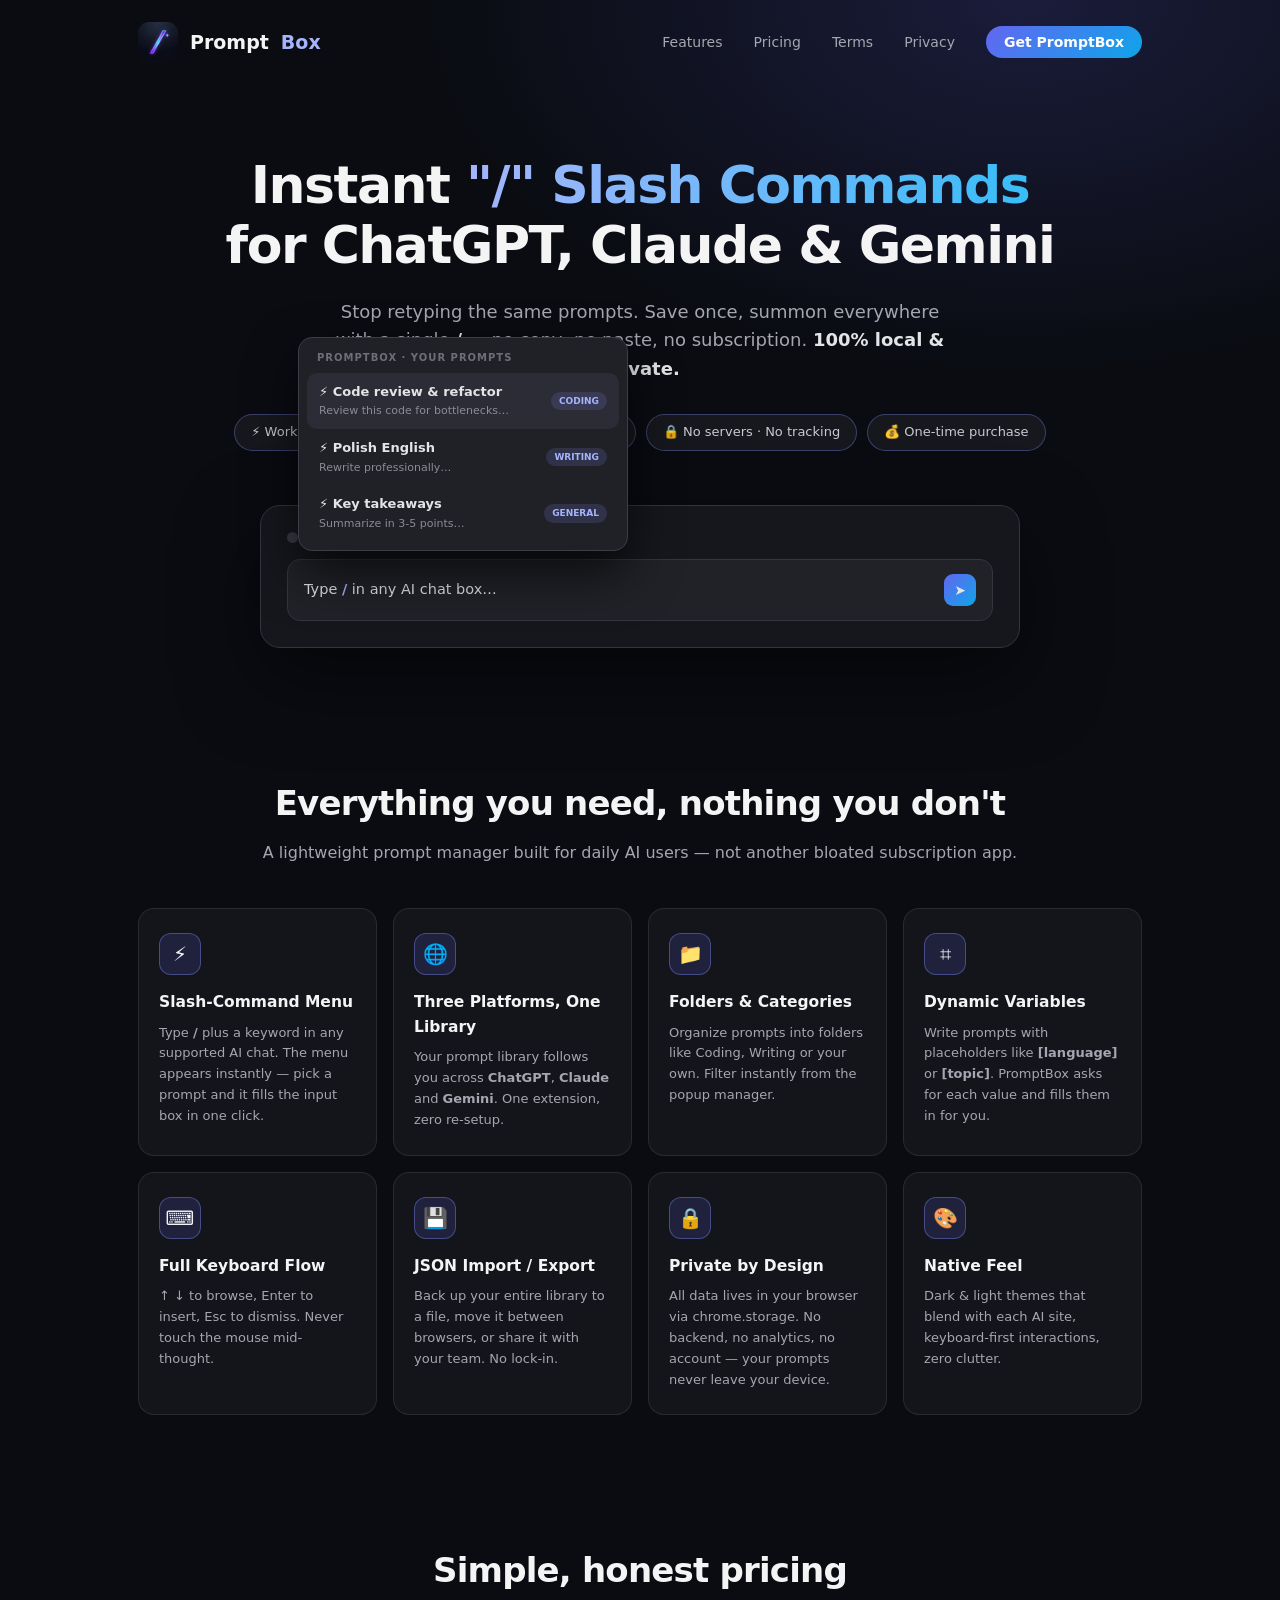
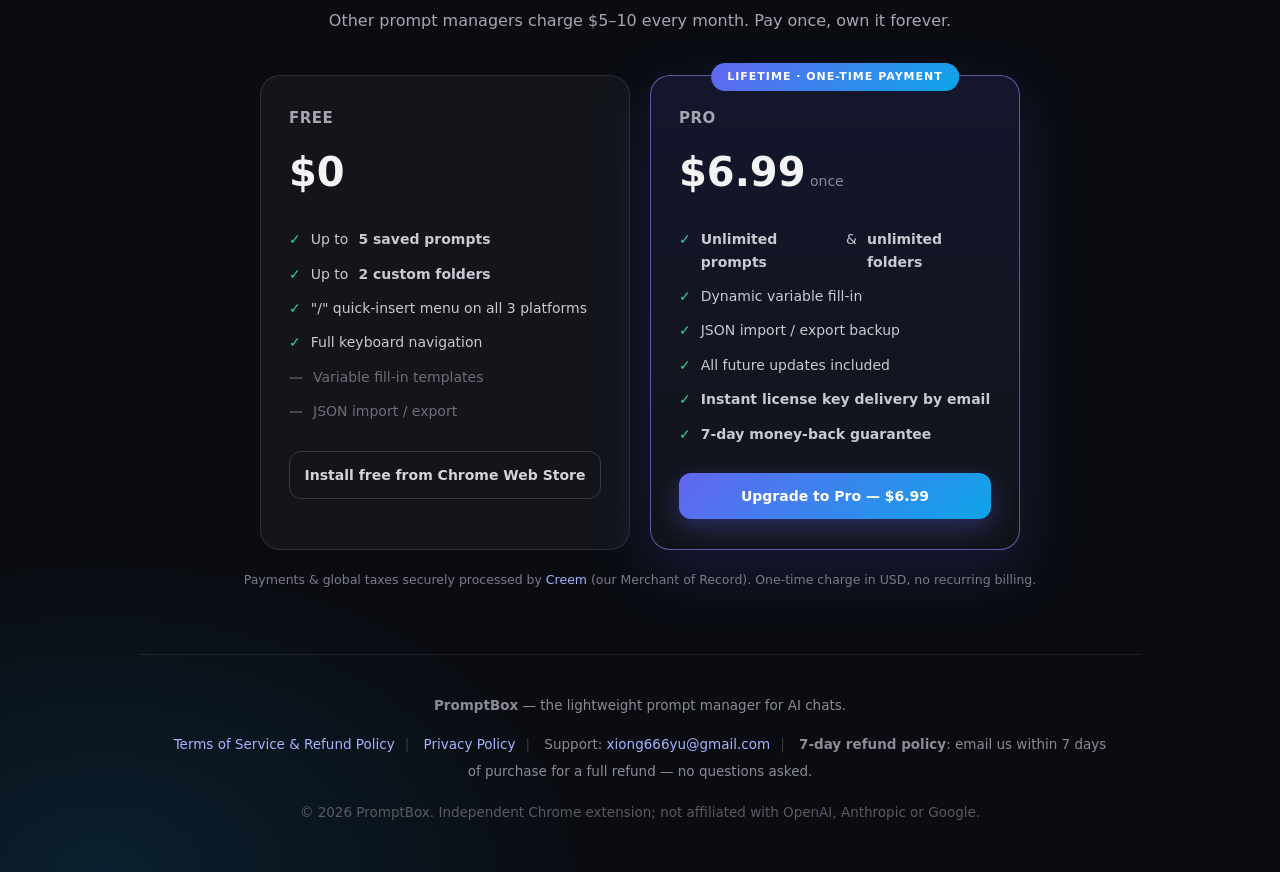
<file: docs/index.html>
<!DOCTYPE html>
<html lang="en">
<head>
<meta charset="UTF-8">
<meta name="viewport" content="width=device-width, initial-scale=1.0">
<title>PromptBox — Instant "/" Slash Commands for ChatGPT, Claude & Gemini</title>
<meta name="description" content="Save, organize and insert AI prompts with a single / on ChatGPT, Claude and Gemini. Folders, variable fill-in, JSON backup. One-time purchase, 100% local & private.">
<link rel="icon" type="image/png" href="./icons/icon48.png">
<style>
  * { margin: 0; padding: 0; box-sizing: border-box; }
  :root { color-scheme: dark; }
  body {
    font-family: -apple-system, 'Segoe UI', system-ui, sans-serif;
    background:
      radial-gradient(ellipse 1000px 620px at 80% 0%, rgba(99,102,241,0.18) 0%, transparent 60%),
      radial-gradient(ellipse 800px 520px at 8% 100%, rgba(14,165,233,0.13) 0%, transparent 60%),
      #0a0c12;
    color: #f4f4f5;
    line-height: 1.6;
  }
  .wrap { max-width: 1060px; margin: 0 auto; padding: 0 28px; }

  /* nav */
  nav { display: flex; align-items: center; justify-content: space-between; padding: 22px 0; }
  .brand { display: flex; align-items: center; gap: 12px; font-weight: 800; font-size: 19px; }
  .brand img { width: 40px; height: 40px; border-radius: 11px; }
  .brand em { font-style: normal; color: #a5b4fc; }
  nav .links a { color: #a6a6b0; text-decoration: none; font-size: 14px; margin-left: 26px; }
  nav .links a:hover { color: #fff; }
  nav .links a.cta {
    color: #fff; font-weight: 700;
    background: linear-gradient(135deg, #6366f1, #0ea5e9);
    padding: 8px 18px; border-radius: 99px;
  }

  /* hero */
  .hero { text-align: center; padding: 72px 0 64px; }
  .hero h1 { font-size: 52px; line-height: 1.15; letter-spacing: -1.5px; font-weight: 800; }
  .hero h1 .hl {
    background: linear-gradient(90deg, #a5b4fc, #38bdf8);
    -webkit-background-clip: text; background-clip: text; color: transparent;
  }
  .hero .sub { margin: 22px auto 0; max-width: 640px; font-size: 18px; color: #a6a6b0; }
  .hero .sub b { color: #e4e4e7; }
  .badge-row { margin-top: 30px; display: flex; justify-content: center; gap: 10px; flex-wrap: wrap; }
  .pill {
    font-size: 13px; color: #c9c9d1;
    background: rgba(255,255,255,0.05); border: 1px solid rgba(129,140,248,0.35);
    padding: 7px 16px; border-radius: 99px;
  }

  /* demo strip */
  .demo {
    margin: 54px auto 0; max-width: 760px;
    background: #16171d; border: 1px solid #33343c; border-radius: 20px;
    box-shadow: 0 30px 80px rgba(0,0,0,0.5);
    padding: 26px; text-align: left;
  }
  .demo-bar { display: flex; gap: 7px; margin-bottom: 16px; }
  .demo-bar i { width: 11px; height: 11px; border-radius: 50%; background: #3a3b43; }
  .composer {
    background: #212228; border: 1px solid #34353d; border-radius: 13px;
    padding: 14px 16px; font-size: 14.5px; color: #e4e4e7;
    display: flex; align-items: center; justify-content: space-between;
    position: relative;
  }
  .composer .txt b { color: #a5b4fc; }
  .send {
    width: 32px; height: 32px; border-radius: 9px; flex-shrink: 0;
    background: linear-gradient(135deg, #6366f1, #0ea5e9);
    display: flex; align-items: center; justify-content: center; font-size: 14px;
  }
  .menu-float {
    position: absolute; bottom: calc(100% + 9px); left: 10px; width: 330px;
    background: #202127; border: 1px solid #3c3d46; border-radius: 14px;
    box-shadow: 0 22px 50px rgba(0,0,0,0.65); padding: 8px;
  }
  .mh { font-size: 10px; font-weight: 700; letter-spacing: 1px; color: #6e6e78; padding: 4px 10px 7px; }
  .mi { display: flex; align-items: center; gap: 10px; padding: 9px 12px; border-radius: 10px; }
  .mi.on { background: #2b2c35; }
  .mi .t { font-size: 13px; font-weight: 600; }
  .mi .d { font-size: 11px; color: #8b8b95; }
  .mi .tag { margin-left: auto; font-size: 9px; font-weight: 800; color: #a5b4fc; background: rgba(129,140,248,0.16); padding: 2px 8px; border-radius: 99px; }

  /* features */
  section { padding: 64px 0; }
  h2.center { text-align: center; font-size: 34px; letter-spacing: -0.8px; margin-bottom: 10px; }
  p.center-sub { text-align: center; color: #a6a6b0; margin-bottom: 42px; }
  .grid { display: grid; grid-template-columns: repeat(4, 1fr); gap: 16px; }
  .card {
    background: rgba(255,255,255,0.04); border: 1px solid rgba(255,255,255,0.09);
    border-radius: 16px; padding: 24px 20px;
    transition: transform 0.2s ease, border-color 0.2s ease;
  }
  .card:hover { transform: translateY(-4px); border-color: rgba(129,140,248,0.5); }
  .card .ico {
    width: 42px; height: 42px; border-radius: 12px; margin-bottom: 15px;
    background: rgba(99,102,241,0.16); border: 1px solid rgba(129,140,248,0.4);
    display: flex; align-items: center; justify-content: center; font-size: 20px;
  }
  .card h3 { font-size: 15.5px; margin-bottom: 8px; }
  .card p { font-size: 13px; color: #a6a6b0; line-height: 1.6; }

  /* pricing */
  .pricing { display: grid; grid-template-columns: 1fr 1fr; gap: 20px; max-width: 760px; margin: 0 auto; }
  .plan {
    background: rgba(255,255,255,0.04); border: 1px solid rgba(255,255,255,0.1);
    border-radius: 20px; padding: 30px 28px;
  }
  .plan.pro {
    border: 1px solid rgba(129,140,248,0.6);
    background: linear-gradient(180deg, rgba(99,102,241,0.12), rgba(255,255,255,0.03));
    box-shadow: 0 20px 60px rgba(99,102,241,0.18);
    position: relative;
  }
  .plan .flag {
    position: absolute; top: -13px; left: 50%; transform: translateX(-50%);
    background: linear-gradient(135deg, #6366f1, #0ea5e9);
    color: #fff; font-size: 11px; font-weight: 800; letter-spacing: 1px;
    padding: 5px 16px; border-radius: 99px; white-space: nowrap;
  }
  .plan h3 { font-size: 15px; color: #a6a6b0; font-weight: 700; letter-spacing: 0.5px; }
  .plan .price { font-size: 40px; font-weight: 800; margin: 10px 0 2px; }
  .plan .price small { font-size: 14px; font-weight: 500; color: #8b8b95; }
  .plan ul { list-style: none; margin-top: 18px; }
  .plan li { font-size: 14px; color: #c9c9d1; padding: 6px 0; display: flex; gap: 10px; }
  .plan li::before { content: "✓"; color: #34d399; font-weight: 800; }
  .plan li.no { color: #6e6e78; }
  .plan li.no::before { content: "—"; color: #4a4a52; }
  .plan .buy {
    display: block; text-align: center; margin-top: 22px;
    padding: 12px; border-radius: 12px; text-decoration: none;
    font-weight: 700; font-size: 14px;
  }
  .plan.free .buy { border: 1px solid #3a3a41; color: #d4d4d8; }
  .plan.pro .buy {
    background: linear-gradient(135deg, #6366f1, #0ea5e9); color: #fff;
    box-shadow: 0 8px 26px rgba(99,102,241,0.35);
  }

  /* footer */
  footer {
    border-top: 1px solid rgba(255,255,255,0.08);
    padding: 40px 0 46px; text-align: center; color: #8b8b95; font-size: 13.5px;
  }
  footer a { color: #a5b4fc; text-decoration: none; }
  footer a:hover { text-decoration: underline; }
  footer .legal { margin-top: 14px; line-height: 2; }
  footer .legal .sep { margin: 0 10px; color: #3a3a41; }

  @media (max-width: 860px) {
    .grid { grid-template-columns: 1fr 1fr; }
    .pricing { grid-template-columns: 1fr; }
    .hero h1 { font-size: 36px; }
  }
</style>
</head>
<body>
  <div class="wrap">
    <nav>
      <div class="brand"><img src="./icons/icon48.png" alt="PromptBox logo">Prompt<em>Box</em></div>
      <div class="links">
        <a href="#features">Features</a>
        <a href="#pricing">Pricing</a>
        <a href="./terms.html">Terms</a>
        <a href="./privacy.html">Privacy</a>
        <a class="cta" href="#pricing">Get PromptBox</a>
      </div>
    </nav>

    <header class="hero">
      <h1>Instant <span class="hl">"/" Slash Commands</span><br>for ChatGPT, Claude &amp; Gemini</h1>
      <p class="sub">Stop retyping the same prompts. Save once, summon everywhere with a single <b>/</b> — no copy, no paste, no subscription. <b>100% local &amp; private.</b></p>
      <div class="badge-row">
        <span class="pill">⚡ Works on chatgpt.com · claude.ai · gemini.google.com</span>
        <span class="pill">🔒 No servers · No tracking</span>
        <span class="pill">💰 One-time purchase</span>
      </div>
      <div class="demo">
        <div class="demo-bar"><i></i><i></i><i></i></div>
        <div class="composer">
          <div class="menu-float">
            <div class="mh">PROMPTBOX · YOUR PROMPTS</div>
            <div class="mi on"><div><div class="t">⚡ Code review &amp; refactor</div><div class="d">Review this code for bottlenecks…</div></div><div class="tag">CODING</div></div>
            <div class="mi"><div><div class="t">⚡ Polish English</div><div class="d">Rewrite professionally…</div></div><div class="tag">WRITING</div></div>
            <div class="mi"><div><div class="t">⚡ Key takeaways</div><div class="d">Summarize in 3-5 points…</div></div><div class="tag">GENERAL</div></div>
          </div>
          <div class="txt">Type <b>/</b> in any AI chat box…</div>
          <div class="send">➤</div>
        </div>
      </div>
    </header>

    <section id="features">
      <h2 class="center">Everything you need, nothing you don't</h2>
      <p class="center-sub">A lightweight prompt manager built for daily AI users — not another bloated subscription app.</p>
      <div class="grid">
        <div class="card">
          <div class="ico">⚡</div>
          <h3>Slash-Command Menu</h3>
          <p>Type <b>/</b> plus a keyword in any supported AI chat. The menu appears instantly — pick a prompt and it fills the input box in one click.</p>
        </div>
        <div class="card">
          <div class="ico">🌐</div>
          <h3>Three Platforms, One Library</h3>
          <p>Your prompt library follows you across <b>ChatGPT</b>, <b>Claude</b> and <b>Gemini</b>. One extension, zero re-setup.</p>
        </div>
        <div class="card">
          <div class="ico">📁</div>
          <h3>Folders &amp; Categories</h3>
          <p>Organize prompts into folders like Coding, Writing or your own. Filter instantly from the popup manager.</p>
        </div>
        <div class="card">
          <div class="ico">⌗</div>
          <h3>Dynamic Variables</h3>
          <p>Write prompts with placeholders like <b>[language]</b> or <b>[topic]</b>. PromptBox asks for each value and fills them in for you.</p>
        </div>
        <div class="card">
          <div class="ico">⌨️</div>
          <h3>Full Keyboard Flow</h3>
          <p>↑ ↓ to browse, Enter to insert, Esc to dismiss. Never touch the mouse mid-thought.</p>
        </div>
        <div class="card">
          <div class="ico">💾</div>
          <h3>JSON Import / Export</h3>
          <p>Back up your entire library to a file, move it between browsers, or share it with your team. No lock-in.</p>
        </div>
        <div class="card">
          <div class="ico">🔒</div>
          <h3>Private by Design</h3>
          <p>All data lives in your browser via chrome.storage. No backend, no analytics, no account — your prompts never leave your device.</p>
        </div>
        <div class="card">
          <div class="ico">🎨</div>
          <h3>Native Feel</h3>
          <p>Dark &amp; light themes that blend with each AI site, keyboard-first interactions, zero clutter.</p>
        </div>
      </div>
    </section>

    <section id="pricing">
      <h2 class="center">Simple, honest pricing</h2>
      <p class="center-sub">Other prompt managers charge $5–10 every month. Pay once, own it forever.</p>
      <div class="pricing">
        <div class="plan free">
          <h3>FREE</h3>
          <div class="price">$0</div>
          <ul>
            <li>Up to <b>5 saved prompts</b></li>
            <li>Up to <b>2 custom folders</b></li>
            <li>"/" quick-insert menu on all 3 platforms</li>
            <li>Full keyboard navigation</li>
            <li class="no">Variable fill-in templates</li>
            <li class="no">JSON import / export</li>
          </ul>
          <a class="buy" href="https://chromewebstore.google.com/detail/oknjopoijfmeckfmmkooggkionfedggf" target="_blank" rel="noopener">Install free from Chrome Web Store</a>
        </div>
        <div class="plan pro">
          <div class="flag">LIFETIME · ONE-TIME PAYMENT</div>
          <h3>PRO</h3>
          <div class="price">$6.99<small> once</small></div>
          <ul>
            <li><b>Unlimited prompts</b> &amp; <b>unlimited folders</b></li>
            <li>Dynamic variable fill-in</li>
            <li>JSON import / export backup</li>
            <li>All future updates included</li>
            <li><b>Instant license key delivery by email</b></li>
            <li><b>7-day money-back guarantee</b></li>
          </ul>
          <a class="buy" href="https://promptbox-license.xiong666yu.workers.dev/checkout" target="_blank" rel="noopener">Upgrade to Pro — $6.99</a>
        </div>
      </div>
      <p style="text-align:center;color:#7c7c87;font-size:12.5px;margin-top:20px;">Payments &amp; global taxes securely processed by <a href="https://www.creem.io" target="_blank" rel="noopener" style="color:#a5b4fc;text-decoration:none;">Creem</a> (our Merchant of Record). One-time charge in USD, no recurring billing.</p>
    </section>

    <footer>
      <div class="wrap">
        <p><b>PromptBox</b> — the lightweight prompt manager for AI chats.</p>
        <p class="legal">
          <a href="./terms.html">Terms of Service &amp; Refund Policy</a><span class="sep">|</span>
          <a href="./privacy.html">Privacy Policy</a><span class="sep">|</span>
          Support: <a href="mailto:xiong666yu@gmail.com">xiong666yu@gmail.com</a><span class="sep">|</span>
          <b>7-day refund policy</b>: email us within 7 days of purchase for a full refund — no questions asked.
        </p>
        <p class="legal" style="color:#5a5a63">© 2026 PromptBox. Independent Chrome extension; not affiliated with OpenAI, Anthropic or Google.</p>
      </div>
    </footer>
  </div>
</body>
</html>
</file>
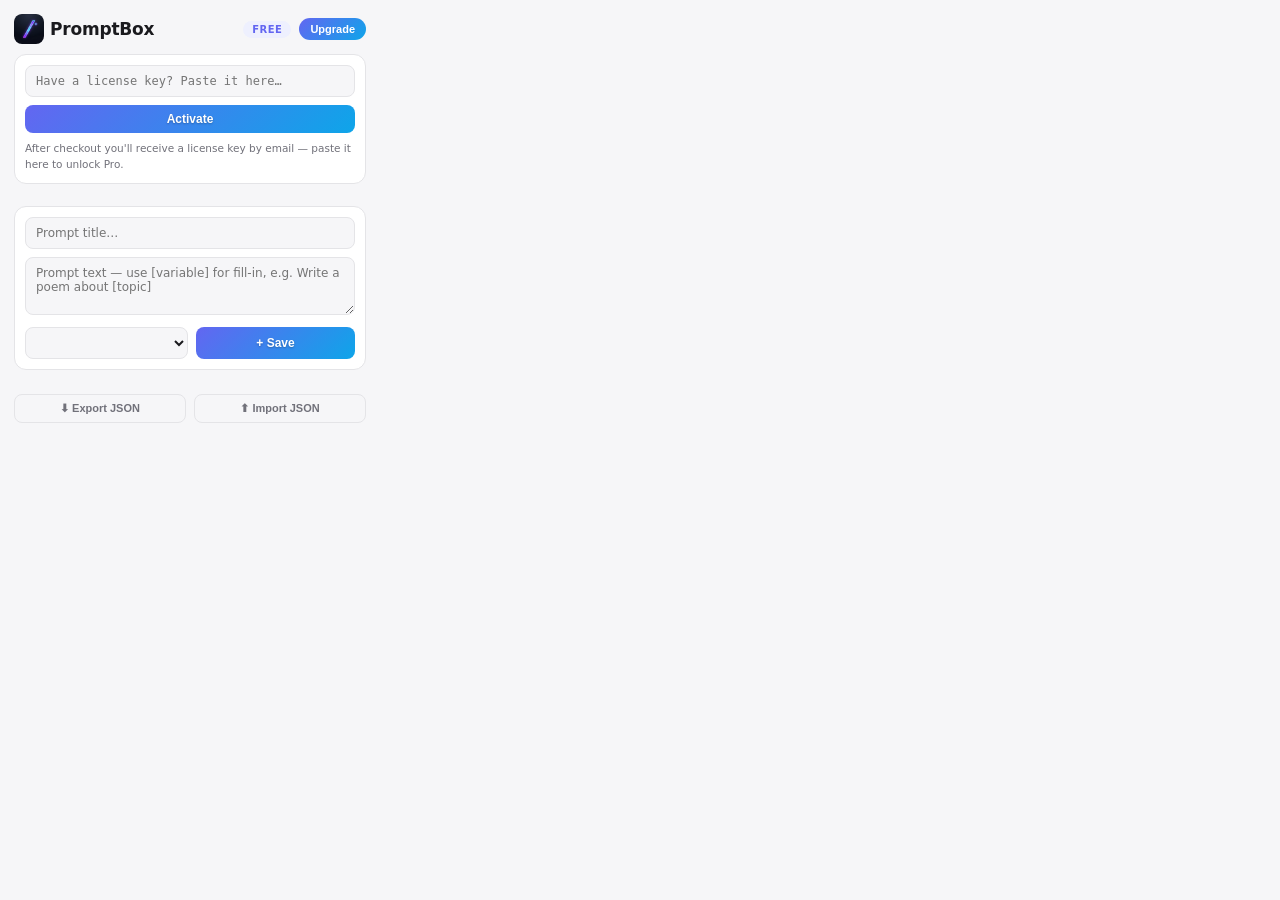
<file: popup.html>
<!DOCTYPE html>
<html>
<head><meta charset="UTF-8"><link rel="stylesheet" href="popup.css"></head>
<body>
  <header class="hd">
    <div class="brand"><img class="logo" src="icons/icon48.png" alt="PromptBox"><h1>PromptBox</h1></div>
    <div class="hd-right">
      <span id="plan-badge" class="badge free">FREE</span>
      <button id="upgrade-btn" class="btn-up">Upgrade</button>
    </div>
  </header>

  <div id="quota" class="quota"></div>

  <div class="license-box">
    <input type="text" id="license-input" placeholder="Have a license key? Paste it here…" spellcheck="false" />
    <button id="license-btn" class="btn-primary">Activate</button>
    <div id="license-note" class="license-note">After checkout you'll receive a license key by email — paste it here to unlock Pro.</div>
  </div>

  <div id="folder-bar" class="folder-bar"></div>

  <div class="add-form">
    <input type="text" id="title-input" placeholder="Prompt title…" />
    <textarea id="text-input" placeholder="Prompt text — use [variable] for fill-in, e.g. Write a poem about [topic]"></textarea>
    <div class="form-row">
      <select id="folder-select"></select>
      <button id="add-btn" class="btn-primary">+ Save</button>
    </div>
  </div>

  <div class="list" id="prompt-list"></div>

  <footer class="ft">
    <button id="export-btn" class="btn-ghost">⬇ Export JSON</button>
    <button id="import-btn" class="btn-ghost">⬆ Import JSON</button>
    <input type="file" id="import-file" accept=".json,application/json" hidden />
  </footer>
  <script src="payment.js"></script>
  <script src="popup.js"></script>
</body>
</html>
</file>
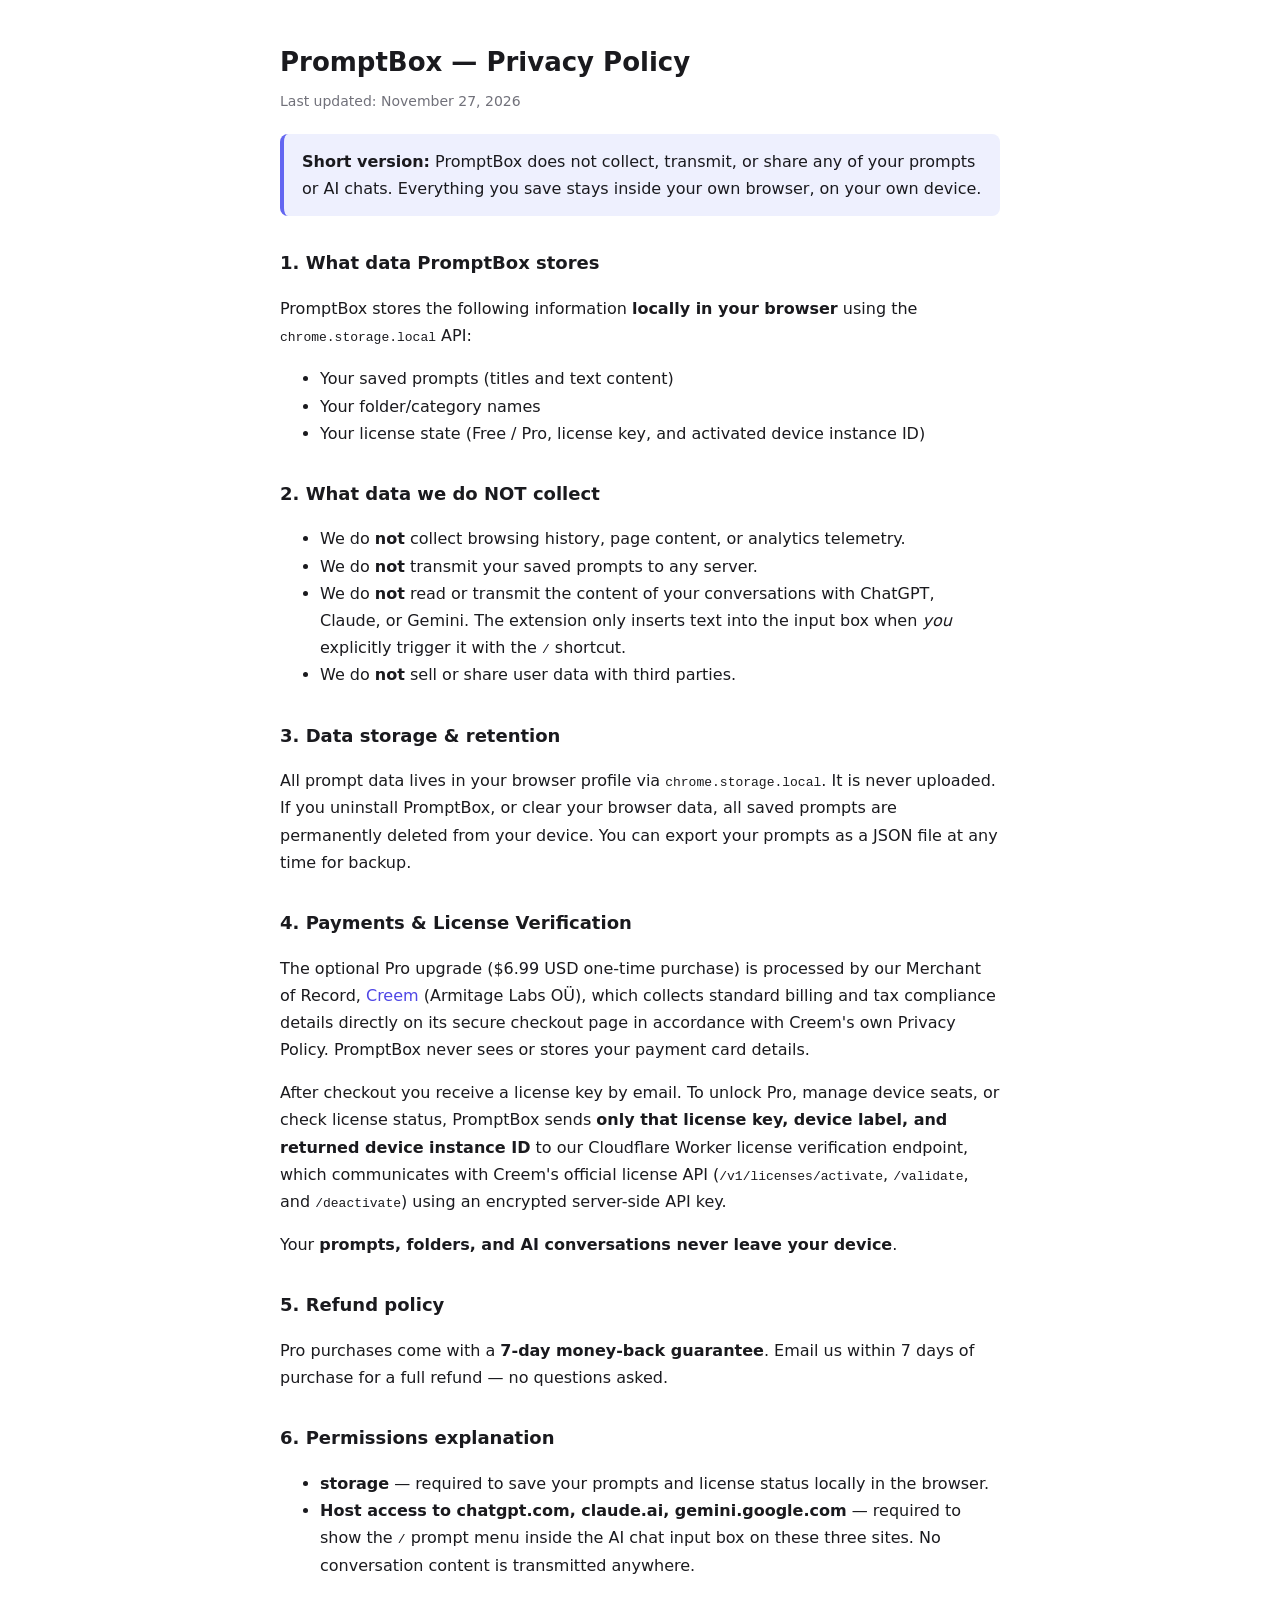
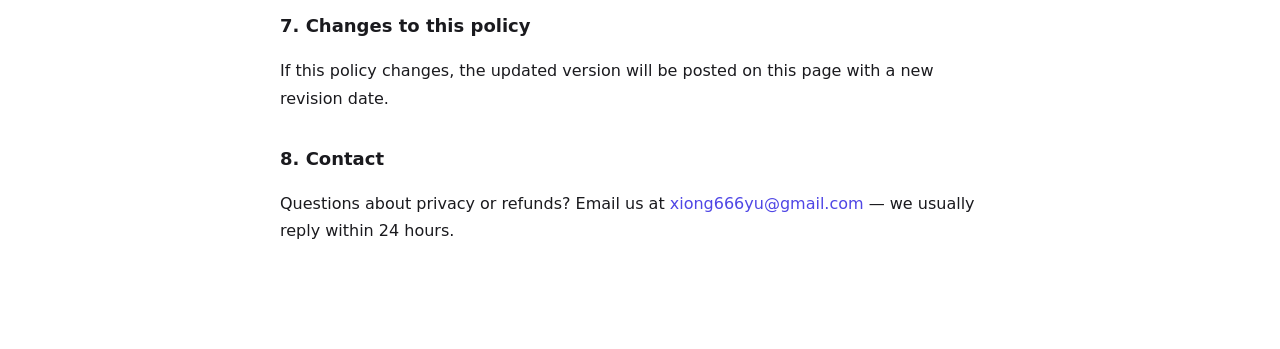
<file: privacy.html>
<!DOCTYPE html>
<html lang="en">
<head>
<meta charset="UTF-8">
<meta name="viewport" content="width=device-width, initial-scale=1.0">
<title>PromptBox — Privacy Policy</title>
<link rel="icon" type="image/png" href="./icons/icon48.png">
<style>
  :root { color-scheme: light dark; }
  body { max-width: 720px; margin: 40px auto; padding: 0 24px 48px;
         font-family: -apple-system, 'Segoe UI', system-ui, sans-serif;
         line-height: 1.7; color: #1a1a1e; background: #ffffff; }
  a { color: #4f46e5; text-decoration: none; }
  a:hover { text-decoration: underline; }
  @media (prefers-color-scheme: dark) {
    body { color: #f4f4f5; background: #17171a; }
    a { color: #818cf8; }
  }
  h1 { font-size: 26px; margin-bottom: 6px; }
  h2 { font-size: 18px; margin-top: 32px; }
  .meta { color: #71717a; font-size: 14px; margin-top: 0; }
  .highlight { background: #eef0fe; border-left: 4px solid #6366f1;
               padding: 14px 18px; border-radius: 8px; margin: 20px 0; }
  @media (prefers-color-scheme: dark) { .highlight { background: #2e2f4a; } }
</style>
</head>
<body>
  <h1>PromptBox — Privacy Policy</h1>
  <p class="meta">Last updated: November 27, 2026</p>

  <div class="highlight">
    <strong>Short version:</strong> PromptBox does not collect, transmit, or share any of your prompts or AI chats.
    Everything you save stays inside your own browser, on your own device.
  </div>

  <h2>1. What data PromptBox stores</h2>
  <p>PromptBox stores the following information <strong>locally in your browser</strong> using the
  <code>chrome.storage.local</code> API:</p>
  <ul>
    <li>Your saved prompts (titles and text content)</li>
    <li>Your folder/category names</li>
    <li>Your license state (Free / Pro, license key, and activated device instance ID)</li>
  </ul>

  <h2>2. What data we do NOT collect</h2>
  <ul>
    <li>We do <strong>not</strong> collect browsing history, page content, or analytics telemetry.</li>
    <li>We do <strong>not</strong> transmit your saved prompts to any server.</li>
    <li>We do <strong>not</strong> read or transmit the content of your conversations with ChatGPT, Claude, or Gemini. The extension only inserts text into the input box when <em>you</em> explicitly trigger it with the <code>/</code> shortcut.</li>
    <li>We do <strong>not</strong> sell or share user data with third parties.</li>
  </ul>

  <h2>3. Data storage &amp; retention</h2>
  <p>All prompt data lives in your browser profile via <code>chrome.storage.local</code>. It is never uploaded.
  If you uninstall PromptBox, or clear your browser data, all saved prompts are permanently deleted from your
  device. You can export your prompts as a JSON file at any time for backup.</p>

  <h2>4. Payments &amp; License Verification</h2>
  <p>The optional Pro upgrade ($6.99 USD one-time purchase) is processed by our Merchant of Record,
  <a href="https://www.creem.io" rel="noopener" target="_blank">Creem</a> (Armitage Labs OÜ), which collects standard billing and tax compliance details directly on its secure checkout page in accordance with Creem's own Privacy Policy. PromptBox never sees or stores your payment card details.</p>
  <p>After checkout you receive a license key by email. To unlock Pro, manage device seats, or check license status, PromptBox sends <strong>only that license key, device label, and returned device instance ID</strong> to our Cloudflare Worker license verification endpoint, which communicates with Creem's official license API (<code>/v1/licenses/activate</code>, <code>/validate</code>, and <code>/deactivate</code>) using an encrypted server-side API key.</p>
  <p>Your <strong>prompts, folders, and AI conversations never leave your device</strong>.</p>

  <h2>5. Refund policy</h2>
  <p>Pro purchases come with a <strong>7-day money-back guarantee</strong>. Email us within 7 days of purchase for a full refund — no questions asked.</p>

  <h2>6. Permissions explanation</h2>
  <ul>
    <li><strong>storage</strong> — required to save your prompts and license status locally in the browser.</li>
    <li><strong>Host access to chatgpt.com, claude.ai, gemini.google.com</strong> — required to show the
    <code>/</code> prompt menu inside the AI chat input box on these three sites. No conversation content is transmitted anywhere.</li>
  </ul>

  <h2>7. Changes to this policy</h2>
  <p>If this policy changes, the updated version will be posted on this page with a new revision date.</p>

  <h2>8. Contact</h2>
  <p>Questions about privacy or refunds? Email us at
  <a href="mailto:xiong666yu@gmail.com">xiong666yu@gmail.com</a> — we usually reply within 24 hours.</p>
</body>
</html>
</file>
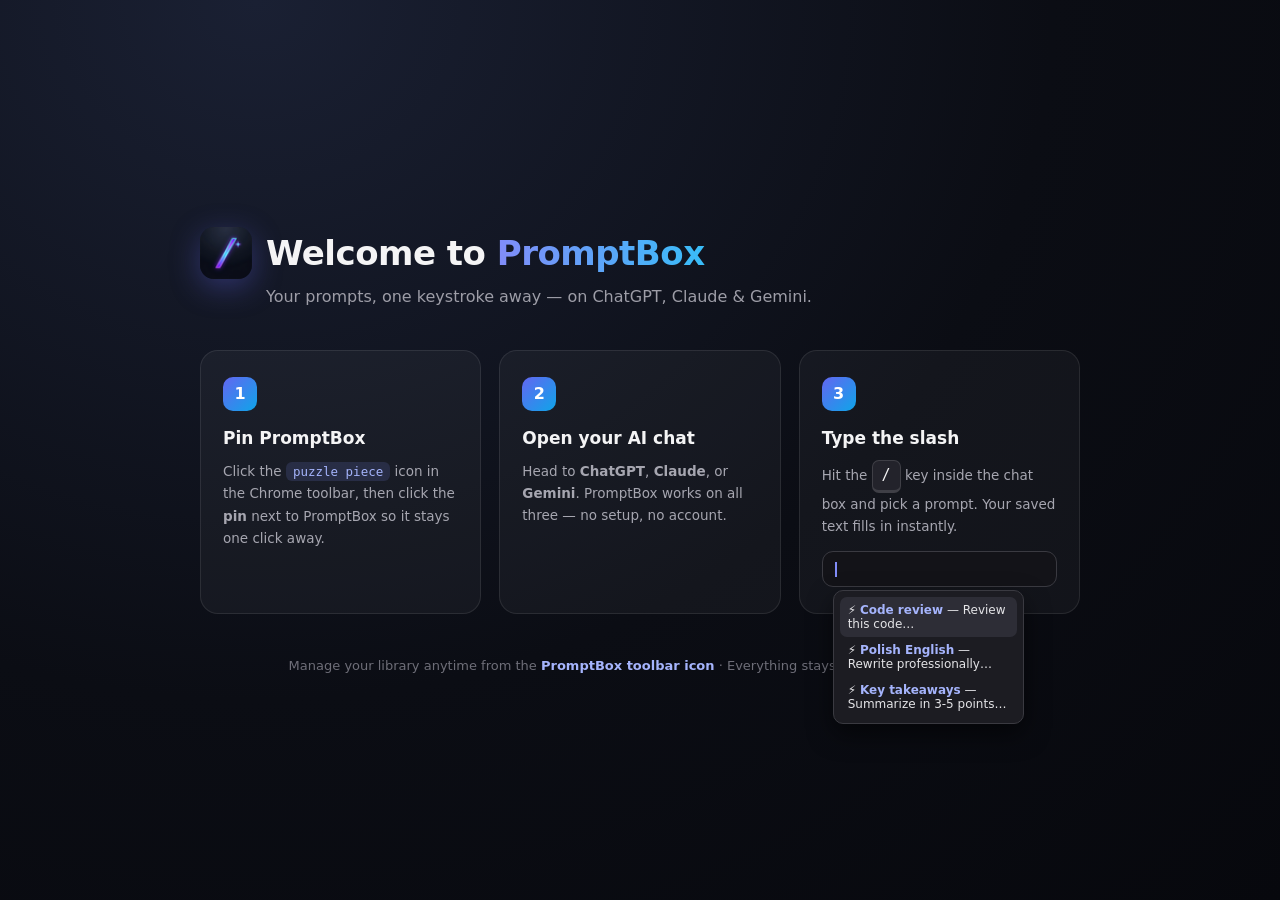
<file: welcome.html>
<!DOCTYPE html>
<html lang="en">
<head>
<meta charset="UTF-8">
<meta name="viewport" content="width=device-width, initial-scale=1.0">
<title>Welcome to PromptBox</title>
<style>
  * { margin: 0; padding: 0; box-sizing: border-box; }
  body {
    min-height: 100vh;
    font-family: -apple-system, 'Segoe UI', system-ui, sans-serif;
    background: radial-gradient(ellipse at 20% 0%, #1a2033 0%, #0b0d14 55%, #07080d 100%);
    color: #f4f4f5;
    display: flex;
    align-items: center;
    justify-content: center;
    padding: 48px 24px;
  }
  .wrap { max-width: 880px; width: 100%; }
  .brand { display: flex; align-items: center; gap: 14px; margin-bottom: 8px; }
  .logo {
    width: 52px; height: 52px; border-radius: 14px;
    background: linear-gradient(135deg, #6366f1, #0ea5e9);
    display: flex; align-items: center; justify-content: center;
    font-size: 26px;
    box-shadow: 0 8px 30px rgba(99, 102, 241, 0.35);
  }
  h1 { font-size: 34px; letter-spacing: -0.5px; }
  h1 span {
    background: linear-gradient(90deg, #818cf8, #38bdf8);
    -webkit-background-clip: text; background-clip: text; color: transparent;
  }
  .sub { color: #9d9da7; font-size: 16px; margin-bottom: 44px; margin-left: 66px; }
  .steps { display: grid; grid-template-columns: repeat(3, 1fr); gap: 18px; }
  .card {
    background: rgba(255, 255, 255, 0.04);
    border: 1px solid rgba(255, 255, 255, 0.09);
    border-radius: 18px;
    padding: 26px 22px;
    transition: transform 0.2s ease, border-color 0.2s ease;
  }
  .card:hover { transform: translateY(-4px); border-color: rgba(129, 140, 248, 0.5); }
  .num {
    display: inline-flex; align-items: center; justify-content: center;
    width: 34px; height: 34px; border-radius: 10px;
    background: linear-gradient(135deg, #6366f1, #0ea5e9);
    font-weight: 800; font-size: 16px; color: #fff;
    margin-bottom: 16px;
  }
  .card h2 { font-size: 17px; margin-bottom: 10px; line-height: 1.35; }
  .card p { font-size: 13.5px; color: #a6a6b0; line-height: 1.65; }
  .card code {
    font-family: 'Cascadia Code', Consolas, monospace;
    background: rgba(129, 140, 248, 0.15);
    color: #a5b4fc;
    padding: 2px 7px; border-radius: 6px; font-size: 12.5px;
  }
  .kbd {
    display: inline-block;
    background: #23232b; border: 1px solid #3f3f46; border-bottom-width: 3px;
    border-radius: 7px; padding: 2px 9px;
    font-family: 'Cascadia Code', Consolas, monospace;
    font-size: 15px; color: #f4f4f5;
  }
  .slash-demo {
    margin-top: 14px;
    background: #131318; border: 1px solid #3a3a41; border-radius: 11px;
    padding: 9px 12px; font-size: 13px; color: #d4d4d8;
    position: relative;
  }
  .slash-demo .cursor {
    display: inline-block; width: 2px; height: 15px;
    background: #818cf8; vertical-align: middle;
    animation: blink 1s step-end infinite;
  }
  @keyframes blink { 50% { opacity: 0; } }
  .menu-float {
    position: absolute; left: 10px; top: calc(100% + 4px);
    width: 82%; background: #1c1c22; border: 1px solid #3a3a41;
    border-radius: 10px; padding: 6px;
    box-shadow: 0 10px 24px rgba(0,0,0,0.5);
    font-size: 12px;
  }
  .menu-float .mi { padding: 6px 8px; border-radius: 7px; color: #e4e4e7; }
  .menu-float .mi b { color: #a5b4fc; font-weight: 600; }
  .menu-float .mi.on { background: #2d2d36; }
  .foot {
    margin-top: 44px; text-align: center;
    color: #6e6e78; font-size: 13px;
  }
  .foot b { color: #a5b4fc; }
  @media (max-width: 760px) {
    .steps { grid-template-columns: 1fr; }
    .sub { margin-left: 0; }
  }
</style>
</head>
<body>
  <div class="wrap">
    <div class="brand">
      <img src="icons/icon48.png" alt="PromptBox" style="width:52px;height:52px;border-radius:14px;box-shadow:0 8px 30px rgba(99,102,241,0.35);">
      <h1>Welcome to <span>PromptBox</span></h1>
    </div>
    <p class="sub">Your prompts, one keystroke away — on ChatGPT, Claude & Gemini.</p>

    <div class="steps">
      <div class="card">
        <div class="num">1</div>
        <h2>Pin PromptBox</h2>
        <p>Click the <code>puzzle piece</code> icon in the Chrome toolbar, then click the <b>pin</b> next to PromptBox so it stays one click away.</p>
      </div>
      <div class="card">
        <div class="num">2</div>
        <h2>Open your AI chat</h2>
        <p>Head to <b>ChatGPT</b>, <b>Claude</b>, or <b>Gemini</b>. PromptBox works on all three — no setup, no account.</p>
      </div>
      <div class="card">
        <div class="num">3</div>
        <h2>Type the slash</h2>
        <p>Hit the <span class="kbd">/</span> key inside the chat box and pick a prompt. Your saved text fills in instantly.</p>
        <div class="slash-demo">
          <span class="cursor"></span>
          <div class="menu-float">
            <div class="mi on">⚡ <b>Code review</b> — Review this code…</div>
            <div class="mi">⚡ <b>Polish English</b> — Rewrite professionally…</div>
            <div class="mi">⚡ <b>Key takeaways</b> — Summarize in 3-5 points…</div>
          </div>
        </div>
      </div>
    </div>

    <p class="foot">Manage your library anytime from the <b>PromptBox toolbar icon</b> · Everything stays private in your browser</p>
  </div>
</body>
</html>
</file>
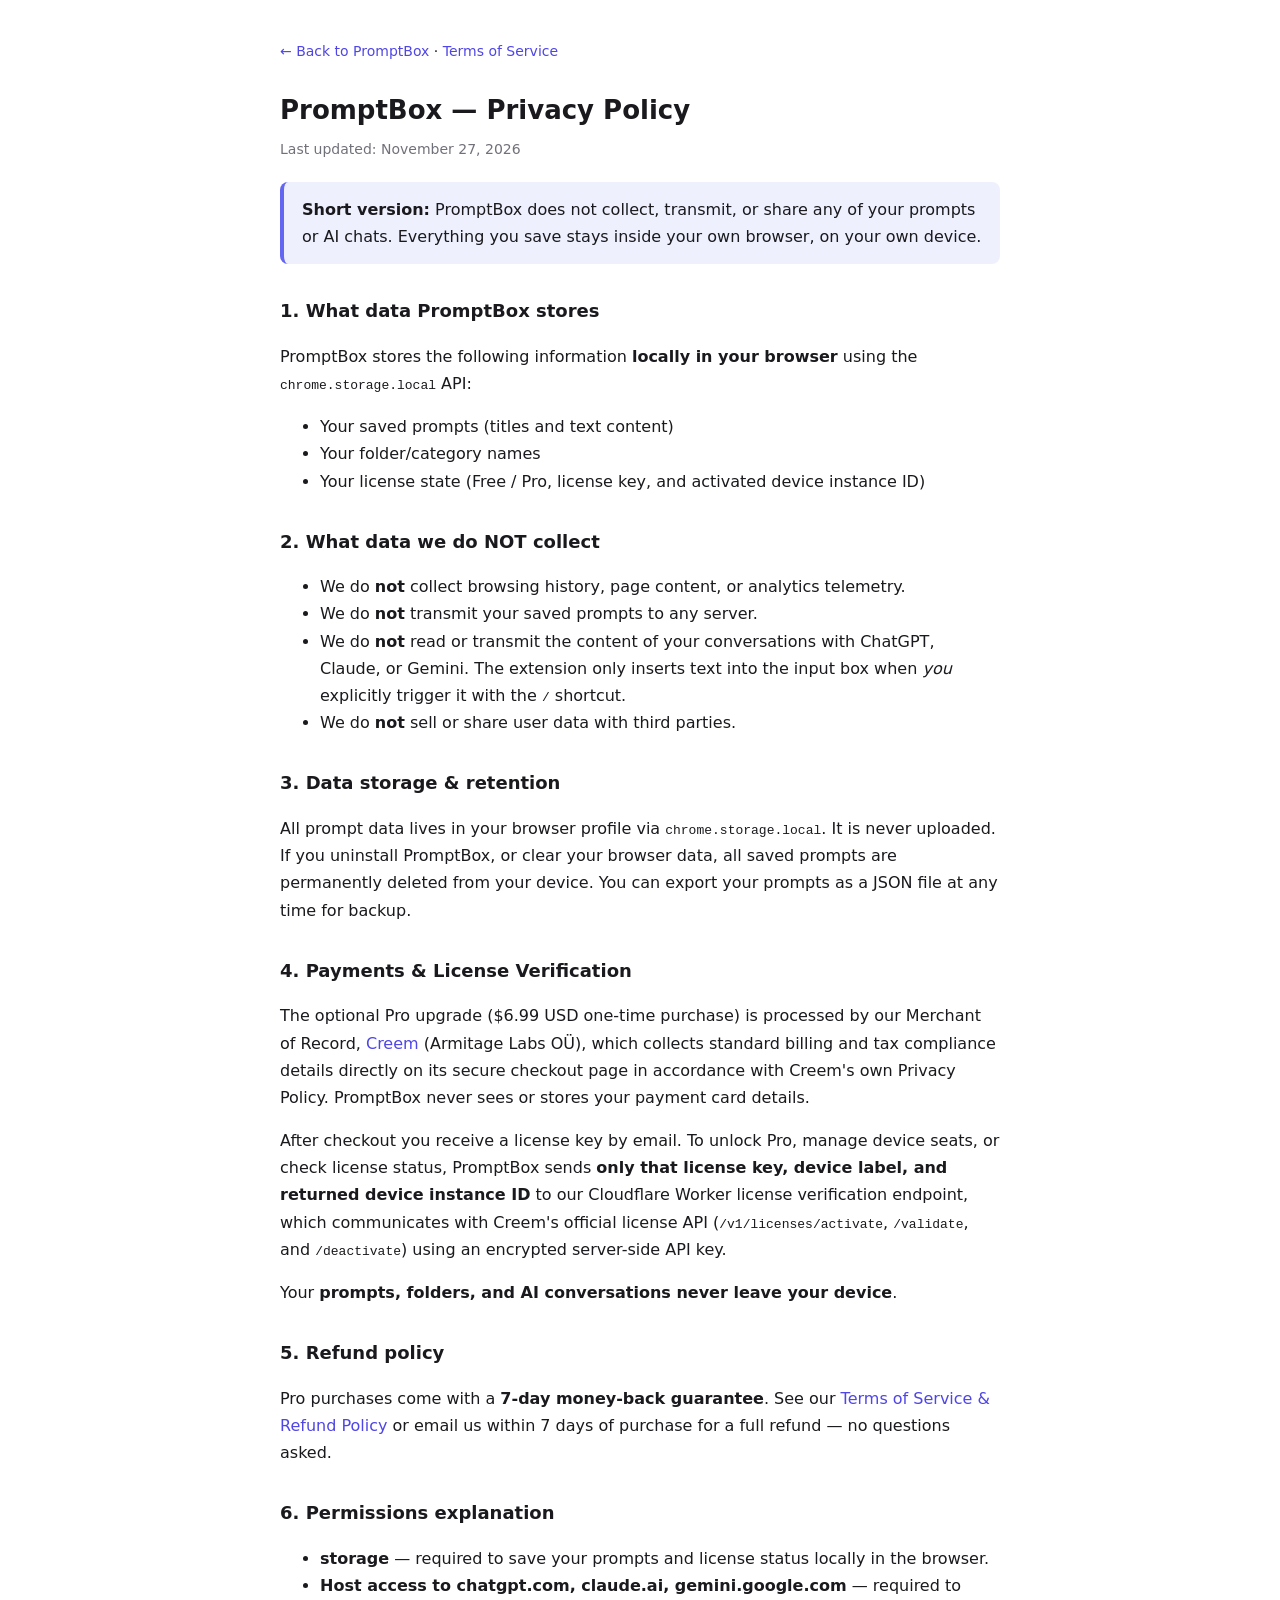
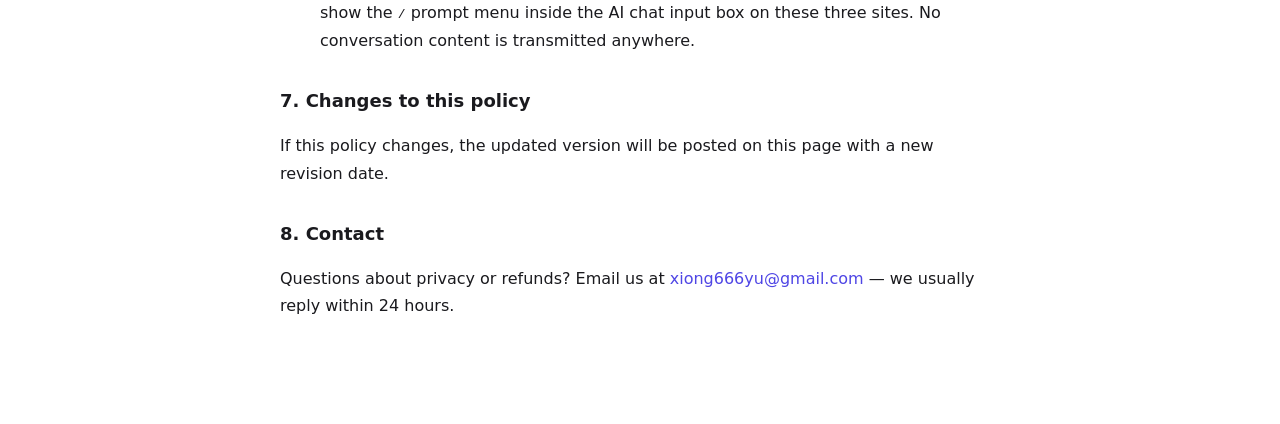
<file: docs/privacy.html>
<!DOCTYPE html>
<html lang="en">
<head>
<meta charset="UTF-8">
<meta name="viewport" content="width=device-width, initial-scale=1.0">
<title>PromptBox — Privacy Policy</title>
<link rel="icon" type="image/png" href="./icons/icon48.png">
<style>
  :root { color-scheme: light dark; }
  body { max-width: 720px; margin: 40px auto; padding: 0 24px 48px;
         font-family: -apple-system, 'Segoe UI', system-ui, sans-serif;
         line-height: 1.7; color: #1a1a1e; background: #ffffff; }
  a { color: #4f46e5; text-decoration: none; }
  a:hover { text-decoration: underline; }
  @media (prefers-color-scheme: dark) {
    body { color: #f4f4f5; background: #17171a; }
    a { color: #818cf8; }
  }
  .topnav { font-size: 14px; margin-bottom: 24px; }
  h1 { font-size: 26px; margin-bottom: 6px; }
  h2 { font-size: 18px; margin-top: 32px; }
  .meta { color: #71717a; font-size: 14px; margin-top: 0; }
  .highlight { background: #eef0fe; border-left: 4px solid #6366f1;
               padding: 14px 18px; border-radius: 8px; margin: 20px 0; }
  @media (prefers-color-scheme: dark) { .highlight { background: #2e2f4a; } }
</style>
</head>
<body>
  <div class="topnav"><a href="./index.html">&larr; Back to PromptBox</a> &middot; <a href="./terms.html">Terms of Service</a></div>
  <h1>PromptBox — Privacy Policy</h1>
  <p class="meta">Last updated: November 27, 2026</p>

  <div class="highlight">
    <strong>Short version:</strong> PromptBox does not collect, transmit, or share any of your prompts or AI chats.
    Everything you save stays inside your own browser, on your own device.
  </div>

  <h2>1. What data PromptBox stores</h2>
  <p>PromptBox stores the following information <strong>locally in your browser</strong> using the
  <code>chrome.storage.local</code> API:</p>
  <ul>
    <li>Your saved prompts (titles and text content)</li>
    <li>Your folder/category names</li>
    <li>Your license state (Free / Pro, license key, and activated device instance ID)</li>
  </ul>

  <h2>2. What data we do NOT collect</h2>
  <ul>
    <li>We do <strong>not</strong> collect browsing history, page content, or analytics telemetry.</li>
    <li>We do <strong>not</strong> transmit your saved prompts to any server.</li>
    <li>We do <strong>not</strong> read or transmit the content of your conversations with ChatGPT, Claude, or Gemini. The extension only inserts text into the input box when <em>you</em> explicitly trigger it with the <code>/</code> shortcut.</li>
    <li>We do <strong>not</strong> sell or share user data with third parties.</li>
  </ul>

  <h2>3. Data storage &amp; retention</h2>
  <p>All prompt data lives in your browser profile via <code>chrome.storage.local</code>. It is never uploaded.
  If you uninstall PromptBox, or clear your browser data, all saved prompts are permanently deleted from your
  device. You can export your prompts as a JSON file at any time for backup.</p>

  <h2>4. Payments &amp; License Verification</h2>
  <p>The optional Pro upgrade ($6.99 USD one-time purchase) is processed by our Merchant of Record,
  <a href="https://www.creem.io" rel="noopener" target="_blank">Creem</a> (Armitage Labs OÜ), which collects standard billing and tax compliance details directly on its secure checkout page in accordance with Creem's own Privacy Policy. PromptBox never sees or stores your payment card details.</p>
  <p>After checkout you receive a license key by email. To unlock Pro, manage device seats, or check license status, PromptBox sends <strong>only that license key, device label, and returned device instance ID</strong> to our Cloudflare Worker license verification endpoint, which communicates with Creem's official license API (<code>/v1/licenses/activate</code>, <code>/validate</code>, and <code>/deactivate</code>) using an encrypted server-side API key.</p>
  <p>Your <strong>prompts, folders, and AI conversations never leave your device</strong>.</p>

  <h2>5. Refund policy</h2>
  <p>Pro purchases come with a <strong>7-day money-back guarantee</strong>. See our <a href="./terms.html">Terms of Service &amp; Refund Policy</a> or email us within 7 days of purchase for a full refund — no questions asked.</p>

  <h2>6. Permissions explanation</h2>
  <ul>
    <li><strong>storage</strong> — required to save your prompts and license status locally in the browser.</li>
    <li><strong>Host access to chatgpt.com, claude.ai, gemini.google.com</strong> — required to show the
    <code>/</code> prompt menu inside the AI chat input box on these three sites. No conversation content is transmitted anywhere.</li>
  </ul>

  <h2>7. Changes to this policy</h2>
  <p>If this policy changes, the updated version will be posted on this page with a new revision date.</p>

  <h2>8. Contact</h2>
  <p>Questions about privacy or refunds? Email us at
  <a href="mailto:xiong666yu@gmail.com">xiong666yu@gmail.com</a> — we usually reply within 24 hours.</p>
</body>
</html>
</file>
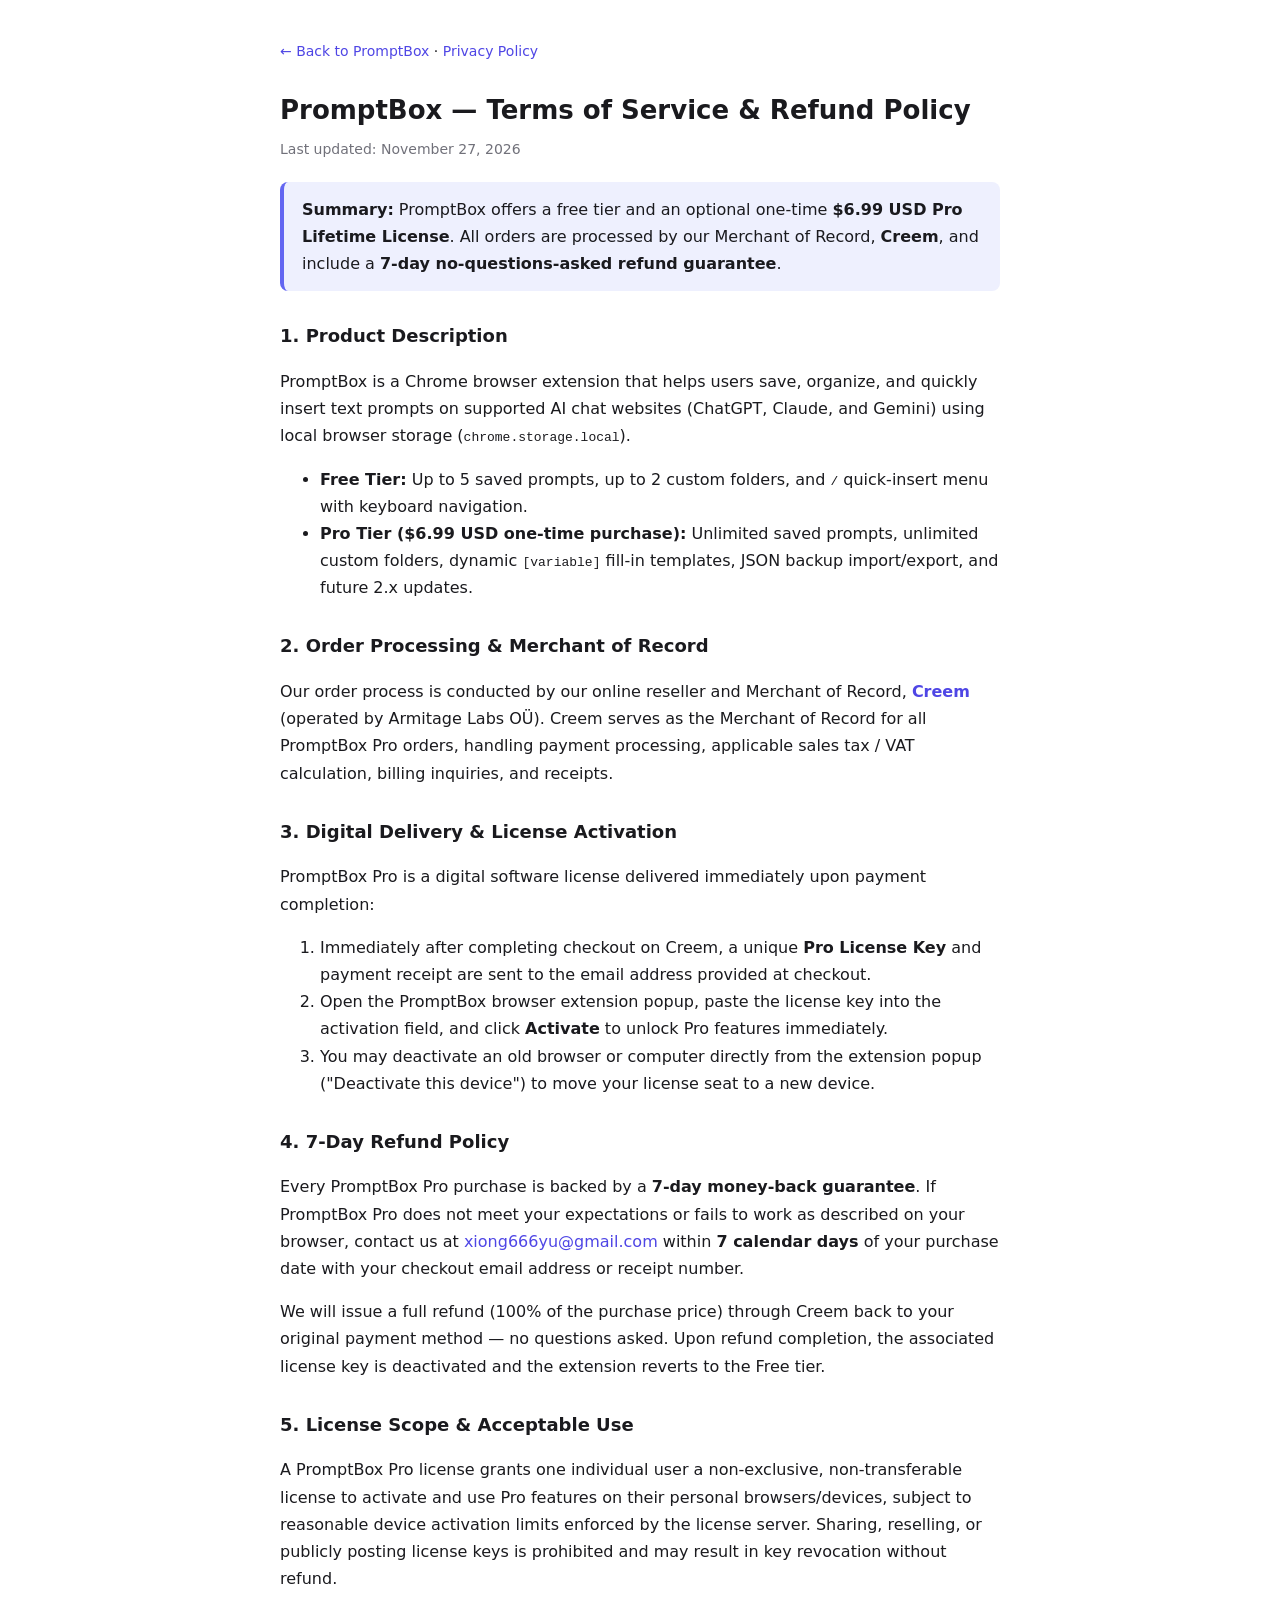
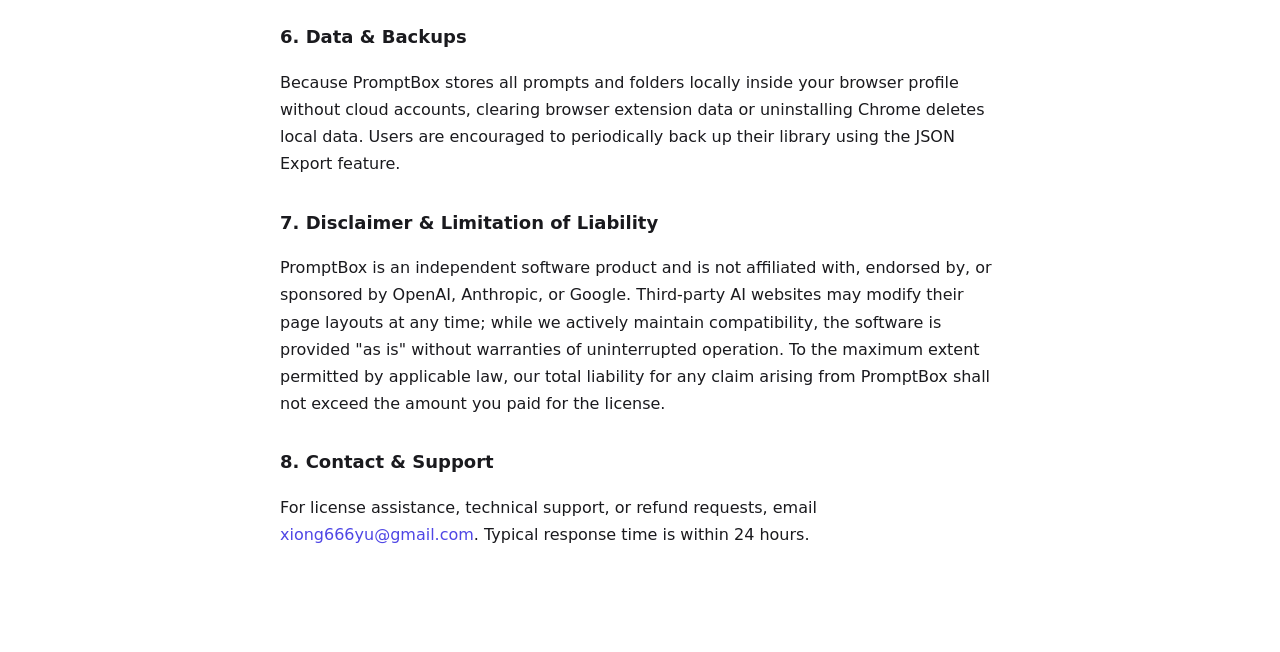
<file: docs/terms.html>
<!DOCTYPE html>
<html lang="en">
<head>
<meta charset="UTF-8">
<meta name="viewport" content="width=device-width, initial-scale=1.0">
<title>PromptBox — Terms of Service &amp; Refund Policy</title>
<link rel="icon" type="image/png" href="./icons/icon48.png">
<style>
  :root { color-scheme: light dark; }
  body { max-width: 720px; margin: 40px auto; padding: 0 24px 48px;
         font-family: -apple-system, 'Segoe UI', system-ui, sans-serif;
         line-height: 1.7; color: #1a1a1e; background: #ffffff; }
  a { color: #4f46e5; text-decoration: none; }
  a:hover { text-decoration: underline; }
  @media (prefers-color-scheme: dark) {
    body { color: #f4f4f5; background: #17171a; }
    a { color: #818cf8; }
  }
  .topnav { font-size: 14px; margin-bottom: 24px; }
  h1 { font-size: 26px; margin-bottom: 6px; }
  h2 { font-size: 18px; margin-top: 30px; }
  .meta { color: #71717a; font-size: 14px; margin-top: 0; }
  .highlight { background: #eef0fe; border-left: 4px solid #6366f1;
               padding: 14px 18px; border-radius: 8px; margin: 20px 0; }
  @media (prefers-color-scheme: dark) { .highlight { background: #2e2f4a; } }
</style>
</head>
<body>
  <div class="topnav"><a href="./index.html">&larr; Back to PromptBox</a> &middot; <a href="./privacy.html">Privacy Policy</a></div>
  <h1>PromptBox — Terms of Service &amp; Refund Policy</h1>
  <p class="meta">Last updated: November 27, 2026</p>

  <div class="highlight">
    <strong>Summary:</strong> PromptBox offers a free tier and an optional one-time <strong>$6.99 USD Pro Lifetime License</strong>.
    All orders are processed by our Merchant of Record, <strong>Creem</strong>, and include a <strong>7-day no-questions-asked refund guarantee</strong>.
  </div>

  <h2>1. Product Description</h2>
  <p>PromptBox is a Chrome browser extension that helps users save, organize, and quickly insert text prompts on supported AI chat websites (ChatGPT, Claude, and Gemini) using local browser storage (<code>chrome.storage.local</code>).</p>
  <ul>
    <li><strong>Free Tier:</strong> Up to 5 saved prompts, up to 2 custom folders, and <code>/</code> quick-insert menu with keyboard navigation.</li>
    <li><strong>Pro Tier ($6.99 USD one-time purchase):</strong> Unlimited saved prompts, unlimited custom folders, dynamic <code>[variable]</code> fill-in templates, JSON backup import/export, and future 2.x updates.</li>
  </ul>

  <h2>2. Order Processing &amp; Merchant of Record</h2>
  <p>Our order process is conducted by our online reseller and Merchant of Record, <strong><a href="https://www.creem.io" rel="noopener" target="_blank">Creem</a></strong> (operated by Armitage Labs OÜ). Creem serves as the Merchant of Record for all PromptBox Pro orders, handling payment processing, applicable sales tax / VAT calculation, billing inquiries, and receipts.</p>

  <h2>3. Digital Delivery &amp; License Activation</h2>
  <p>PromptBox Pro is a digital software license delivered immediately upon payment completion:</p>
  <ol>
    <li>Immediately after completing checkout on Creem, a unique <strong>Pro License Key</strong> and payment receipt are sent to the email address provided at checkout.</li>
    <li>Open the PromptBox browser extension popup, paste the license key into the activation field, and click <strong>Activate</strong> to unlock Pro features immediately.</li>
    <li>You may deactivate an old browser or computer directly from the extension popup ("Deactivate this device") to move your license seat to a new device.</li>
  </ol>

  <h2>4. 7-Day Refund Policy</h2>
  <p>Every PromptBox Pro purchase is backed by a <strong>7-day money-back guarantee</strong>. If PromptBox Pro does not meet your expectations or fails to work as described on your browser, contact us at <a href="mailto:xiong666yu@gmail.com">xiong666yu@gmail.com</a> within <strong>7 calendar days</strong> of your purchase date with your checkout email address or receipt number.</p>
  <p>We will issue a full refund (100% of the purchase price) through Creem back to your original payment method — no questions asked. Upon refund completion, the associated license key is deactivated and the extension reverts to the Free tier.</p>

  <h2>5. License Scope &amp; Acceptable Use</h2>
  <p>A PromptBox Pro license grants one individual user a non-exclusive, non-transferable license to activate and use Pro features on their personal browsers/devices, subject to reasonable device activation limits enforced by the license server. Sharing, reselling, or publicly posting license keys is prohibited and may result in key revocation without refund.</p>

  <h2>6. Data &amp; Backups</h2>
  <p>Because PromptBox stores all prompts and folders locally inside your browser profile without cloud accounts, clearing browser extension data or uninstalling Chrome deletes local data. Users are encouraged to periodically back up their library using the JSON Export feature.</p>

  <h2>7. Disclaimer &amp; Limitation of Liability</h2>
  <p>PromptBox is an independent software product and is not affiliated with, endorsed by, or sponsored by OpenAI, Anthropic, or Google. Third-party AI websites may modify their page layouts at any time; while we actively maintain compatibility, the software is provided "as is" without warranties of uninterrupted operation. To the maximum extent permitted by applicable law, our total liability for any claim arising from PromptBox shall not exceed the amount you paid for the license.</p>

  <h2>8. Contact &amp; Support</h2>
  <p>For license assistance, technical support, or refund requests, email <a href="mailto:xiong666yu@gmail.com">xiong666yu@gmail.com</a>. Typical response time is within 24 hours.</p>
</body>
</html>
</file>
<file: popup.css>
/* PromptBox popup — auto light/dark via prefers-color-scheme */
:root {
  --bg: #f6f6f8;
  --card: #ffffff;
  --text: #1a1a1e;
  --muted: #71717a;
  --border: #e4e4e7;
  --hover: #f1f1f4;
  --accent: #6366f1;
  --accent-soft: #eef0fe;
  --danger: #ef4444;
  --ok: #10b981;
}
@media (prefers-color-scheme: dark) {
  :root {
    --bg: #17171a;
    --card: #222226;
    --text: #f4f4f5;
    --muted: #9d9da7;
    --border: #3a3a41;
    --hover: #2c2c32;
    --accent: #818cf8;
    --accent-soft: #2e2f4a;
    --danger: #f87171;
    --ok: #34d399;
  }
}

* { box-sizing: border-box; }
body {
  width: 380px;
  margin: 0;
  padding: 14px;
  font-family: -apple-system, 'Segoe UI', system-ui, sans-serif;
  background: var(--bg);
  color: var(--text);
}

.hd { display: flex; justify-content: space-between; align-items: center; }
.brand { display: flex; align-items: center; gap: 6px; }
.logo { width: 30px; height: 30px; border-radius: 8px; display: block; }
h1 { margin: 0; font-size: 17px; letter-spacing: -0.2px; }
.hd-right { display: flex; align-items: center; gap: 8px; }

.badge {
  font-size: 10px;
  font-weight: 800;
  letter-spacing: 0.5px;
  padding: 3px 9px;
  border-radius: 99px;
}
.badge.free { background: var(--accent-soft); color: var(--accent); }
.badge.pro { background: linear-gradient(135deg, #f59e0b, #f97316); color: #fff; }

.btn-up {
  font-size: 11px;
  font-weight: 700;
  padding: 5px 11px;
  border: none;
  border-radius: 99px;
  cursor: pointer;
  color: #fff;
  background: linear-gradient(135deg, #6366f1, #0ea5e9);
}
.btn-up:active { transform: scale(0.97); }

.quota { margin-top: 8px; font-size: 11px; color: var(--muted); }

.license-box {
  margin-top: 10px;
  background: var(--card);
  border: 1px solid var(--border);
  border-radius: 12px;
  padding: 10px;
}
.license-box input {
  width: 100%;
  box-sizing: border-box;
  padding: 8px 10px;
  border: 1px solid var(--border);
  border-radius: 8px;
  font-size: 12px;
  font-family: 'Cascadia Code', Consolas, monospace;
  background: var(--bg);
  color: var(--text);
  outline: none;
}
.license-box input:focus { border-color: var(--accent); }
.license-box .btn-primary { width: 100%; margin-top: 8px; }
.license-note {
  margin-top: 8px;
  font-size: 10.5px;
  color: var(--muted);
  line-height: 1.5;
}
.license-note.err { color: var(--danger); }
.license-note.ok { color: var(--ok); font-weight: 600; }

.folder-bar {
  display: flex;
  flex-wrap: wrap;
  gap: 6px;
  margin: 12px 0 10px;
}
.chip {
  font-size: 11px;
  font-weight: 600;
  padding: 4px 10px;
  border-radius: 99px;
  border: 1px solid var(--border);
  background: var(--card);
  color: var(--muted);
  cursor: pointer;
  display: inline-flex;
  align-items: center;
  gap: 5px;
}
.chip.on { background: var(--accent-soft); color: var(--accent); border-color: transparent; }
.chip.add { padding: 4px 9px; color: var(--accent); font-weight: 800; }
.chip .fx {
  font-size: 10px;
  color: var(--danger);
  display: none;
}
.chip:hover .fx { display: inline; }

.add-form { background: var(--card); border: 1px solid var(--border); border-radius: 12px; padding: 10px; }
.add-form input[type="text"], .add-form textarea {
  width: 100%;
  margin-bottom: 8px;
  padding: 8px 10px;
  border: 1px solid var(--border);
  border-radius: 8px;
  font-size: 12px;
  font-family: inherit;
  background: var(--bg);
  color: var(--text);
  outline: none;
  resize: vertical;
}
.add-form input:focus, .add-form textarea:focus { border-color: var(--accent); }
.add-form textarea { height: 58px; }
.form-row { display: flex; gap: 8px; }
.form-row select {
  flex: 1;
  padding: 7px 8px;
  border: 1px solid var(--border);
  border-radius: 8px;
  font-size: 12px;
  background: var(--bg);
  color: var(--text);
}
.btn-primary {
  flex: 1;
  padding: 7px;
  font-size: 12px;
  font-weight: 700;
  color: #fff;
  background: linear-gradient(135deg, #6366f1, #0ea5e9);
  border: none;
  border-radius: 8px;
  cursor: pointer;
  text-shadow: 0 1px 2px rgba(0, 0, 0, 0.25);
}
.btn-primary:hover { filter: brightness(1.1); }
.btn-primary:active { transform: scale(0.98); }

.list { margin-top: 12px; max-height: 240px; overflow-y: auto; }
.card {
  background: var(--card);
  border: 1px solid var(--border);
  border-radius: 10px;
  padding: 9px 11px;
  margin-bottom: 8px;
  display: flex;
  justify-content: space-between;
  align-items: center;
  gap: 8px;
}
.card-main { min-width: 0; flex: 1; }
.card-title { font-size: 13px; font-weight: 600; display: flex; align-items: center; gap: 6px; }
.card-meta { font-size: 10px; color: var(--muted); margin-top: 3px; }
.ptag {
  font-size: 9px;
  font-weight: 700;
  color: var(--accent);
  background: var(--accent-soft);
  padding: 1px 6px;
  border-radius: 99px;
}
.del-btn {
  flex-shrink: 0;
  background: transparent;
  color: var(--danger);
  border: none;
  font-size: 11px;
  cursor: pointer;
  padding: 4px 6px;
  border-radius: 6px;
}
.del-btn:hover { background: var(--hover); }

.ft { display: flex; gap: 8px; margin-top: 12px; align-items: center; }
.btn-ghost {
  flex: 1;
  padding: 7px;
  font-size: 11px;
  font-weight: 600;
  color: var(--muted);
  background: transparent;
  border: 1px solid var(--border);
  border-radius: 8px;
  cursor: pointer;
}
.btn-ghost:hover { color: var(--text); background: var(--hover); }
.btn-dev {
  font-size: 10px;
  padding: 7px 9px;
  color: var(--accent);
  background: var(--accent-soft);
  border: 1px dashed var(--accent);
  border-radius: 8px;
  cursor: pointer;
  white-space: nowrap;
}
</file>
